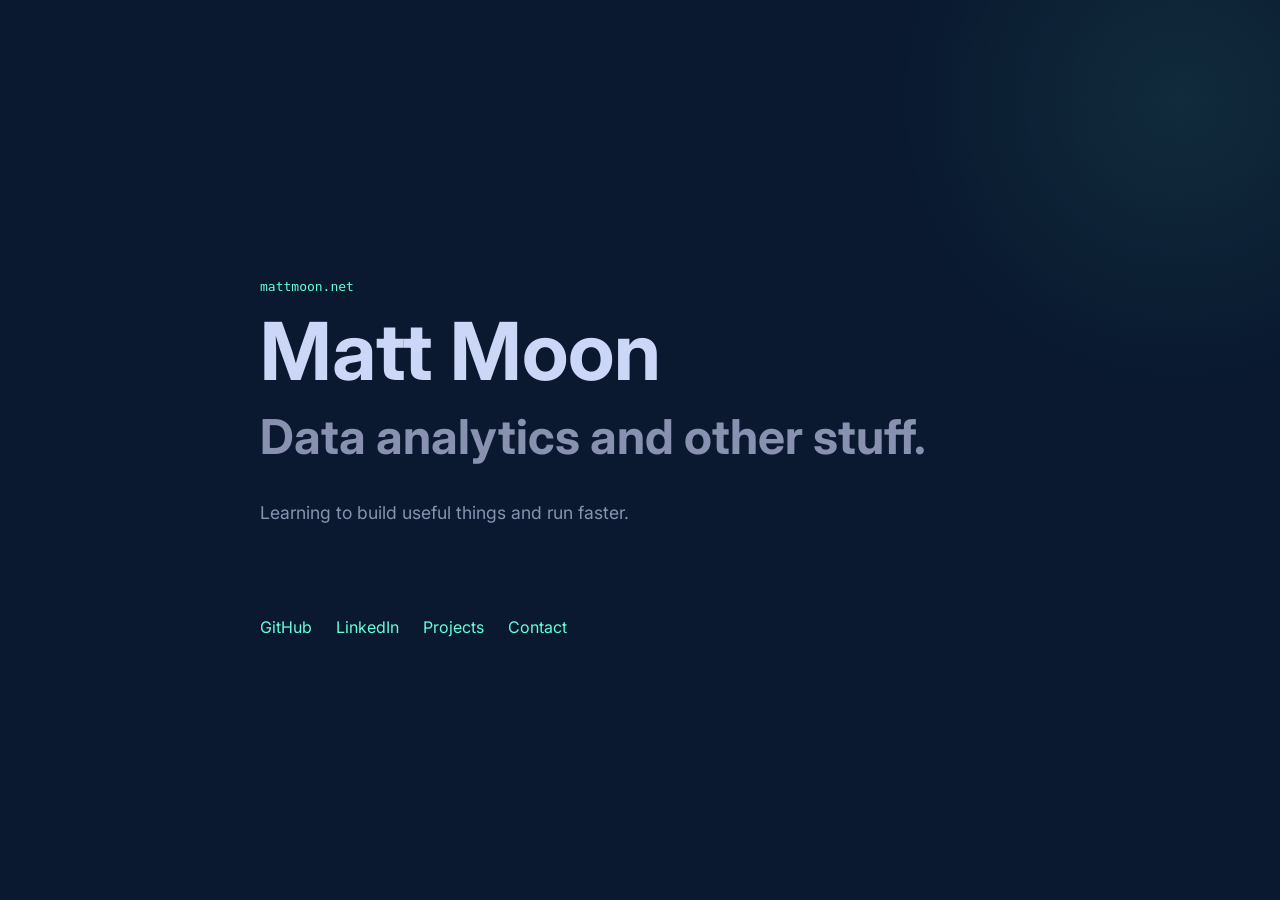
<file: index.html>
<!DOCTYPE html>
<html lang="en">
<head>
  <meta charset="UTF-8" />
  <meta name="viewport" content="width=device-width, initial-scale=1.0" />

  <title>Matt Moon</title>

  <link rel="preconnect" href="https://fonts.googleapis.com">
  <link rel="preconnect" href="https://fonts.gstatic.com" crossorigin>
  <link href="https://fonts.googleapis.com/css2?family=Inter:wght@400;500;600;700&display=swap" rel="stylesheet">

  <link rel="icon" href="favicon.png">
  <link rel="stylesheet" href="style.css">
</head>

<body>
  <div class="bg-glow"></div>
  <main class="container">
    <p class="eyebrow">mattmoon.net</p>

    <h1>Matt Moon</h1>

    <h2>Data analytics and other stuff.</h2>

    <p class="intro">
      Learning to build useful things and run faster.
    </p>
    <br>
    <br>

    <div class="links">
      <a href="#">GitHub</a>
      <a href="#">LinkedIn</a>
      <a href="projects/">Projects</a>
      <a href="#">Contact</a>
    </div>
  </main>
</body>
</html>
</file>
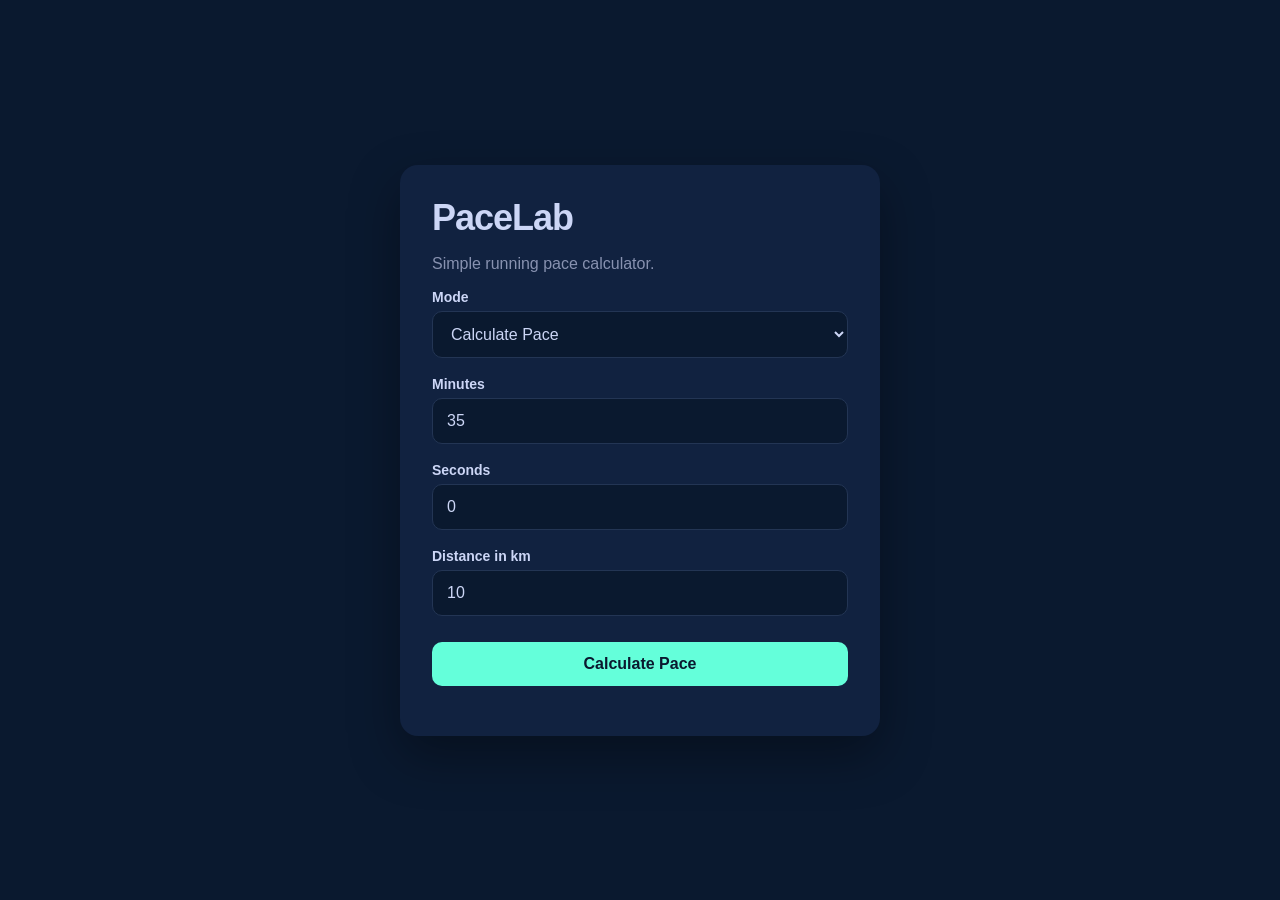
<file: pacelab/index.html>
<!DOCTYPE html>
<html lang="en">
<head>
  <meta charset="UTF-8" />
  <meta name="viewport" content="width=device-width, initial-scale=1.0" />
  <title>PaceLab</title>
  <link rel="stylesheet" href="style.css" />
</head>
<body>
  <main class="container">
    <h1>PaceLab</h1>
    <p>Simple running pace calculator.</p>

    <label for="mode">Mode</label>
    <select id="mode">
      <option value="pace">Calculate Pace</option>
      <option value="time">Calculate Race Time</option>
    </select>

    <div id="timeInputs">
      <label for="minutes">Minutes</label>
      <input id="minutes" type="number" value="35" />
    
      <label for="seconds">Seconds</label>
      <input id="seconds" type="number" value="0" min="0" max="59" />
    </div>

    <label for="distance">Distance in km</label>
    <input id="distance" type="number" value="10" />

    <div id="paceInputs">
      <label for="paceMinutes">Pace minutes</label>
      <input id="paceMinutes" type="number" value="5" />
    
      <label for="paceSeconds">Pace seconds</label>
      <input id="paceSeconds" type="number" value="0" min="0" max="59" />
    
      <label for="paceUnit">Pace unit</label>
      <select id="paceUnit">
        <option value="km">Per km</option>
        <option value="mile">Per mile</option>
      </select>
    </div>

    <button id="calculate">Calculate pace</button>

    <div id="resultBox" class="result">
      <h2>Result</h2>
      <p id="paceKm">Pace per km: —</p>
      <p id="paceMile">Pace per mile: —</p>
    </div>
  </main>

  <script src="script.js"></script>
</body>
</html>
</file>
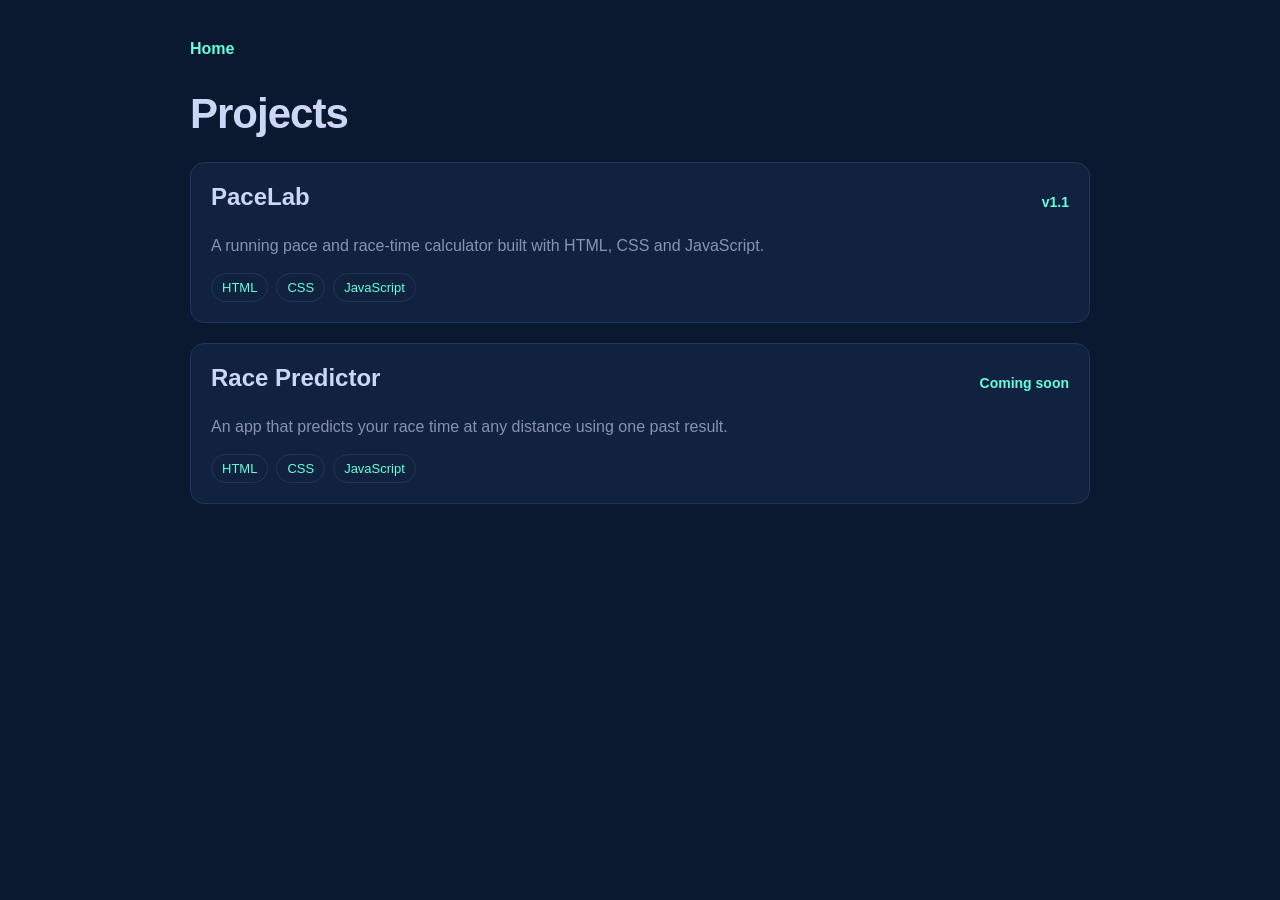
<file: projects/index.html>
<!DOCTYPE html>
<html lang="en">
<head>
    <meta charset="UTF-8">
    <meta name="viewport" content="width=device-width, initial-scale=1.0">

    <title>Projects</title>

    <link rel="stylesheet" href="style.css">
</head>

<body>

    <div class="container">
        <nav>
            <a href="../">Home</a>
        </nav>
    
        <h1>Projects</h1>
    
        <a href="pacelab/" class="project-card">
            <div class="project-card-header">
              <h2>PaceLab</h2>
              <span class="project-version">v1.1</span>
            </div>
          
            <p>
              A running pace and race-time calculator built with HTML, CSS and JavaScript.
            </p>
          
            <ul class="project-tags">
              <li>HTML</li>
              <li>CSS</li>
              <li>JavaScript</li>
            </ul>
          </a>

          <a href="#" class="project-card">
            <div class="project-card-header">
              <h2>Race Predictor</h2>
              <span class="project-version">Coming soon</span>
            </div>
          
            <p>
              An app that predicts your race time at any distance using one past result.
            </p>
          
            <ul class="project-tags">
              <li>HTML</li>
              <li>CSS</li>
              <li>JavaScript</li>
            </ul>
          </a>
    
    </div>
    
    </body>
</file>
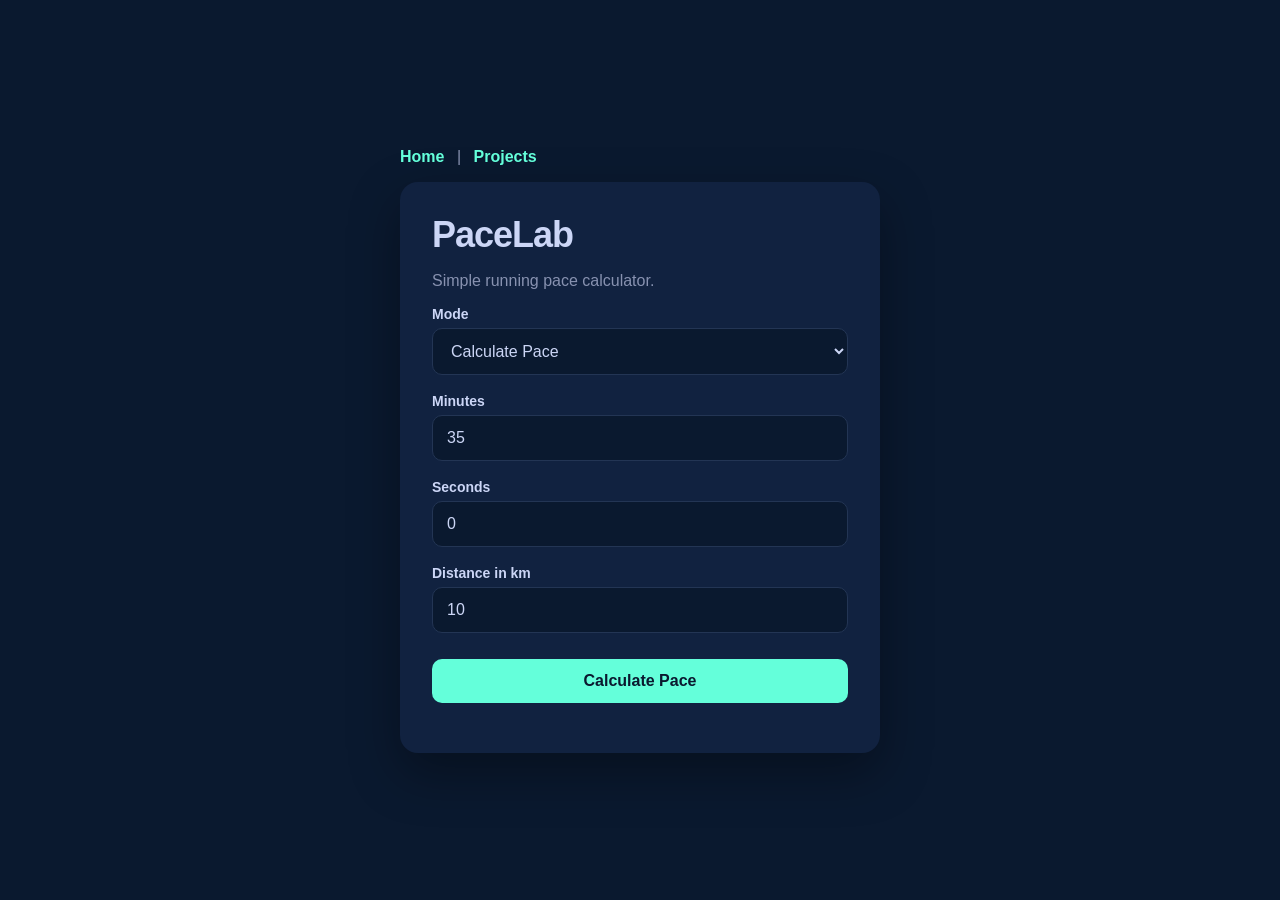
<file: projects/pacelab/index.html>
<!DOCTYPE html>
<html lang="en">
<head>
  <meta charset="UTF-8" />
  <meta name="viewport" content="width=device-width, initial-scale=1.0" />
  <title>PaceLab</title>
  <link rel="stylesheet" href="style.css" />
</head>
<body>
  
  <div class="page-shell">

    <nav class="page-nav">
      <a href="../../">Home</a>
      <span>|</span>
      <a href="../">Projects</a>
    </nav>

  <main class="container">
    <h1>PaceLab</h1>
    <p>Simple running pace calculator.</p>

    <label for="mode">Mode</label>
    <select id="mode">
      <option value="pace">Calculate Pace</option>
      <option value="time">Calculate Race Time</option>
    </select>

    <div id="timeInputs">
      <label for="minutes">Minutes</label>
      <input id="minutes" type="number" value="35" />
    
      <label for="seconds">Seconds</label>
      <input id="seconds" type="number" value="0" min="0" max="59" />
    </div>

    <label for="distance">Distance in km</label>
    <input id="distance" type="number" value="10" />

    <div id="paceInputs">
      <label for="paceMinutes">Pace minutes</label>
      <input id="paceMinutes" type="number" value="5" />
    
      <label for="paceSeconds">Pace seconds</label>
      <input id="paceSeconds" type="number" value="0" min="0" max="59" />
    
      <label for="paceUnit">Pace unit</label>
      <select id="paceUnit">
        <option value="km">Per km</option>
        <option value="mile">Per mile</option>
      </select>
    </div>

    <button id="calculate">Calculate pace</button>

    <div id="resultBox" class="result">
      <h2>Result</h2>
      <p id="paceKm">Pace per km: —</p>
      <p id="paceMile">Pace per mile: —</p>
    </div>
  </main>

  </div>

  <script src="script.js"></script>
</body>
</html>
</file>
<file: style.css>
:root {
  --bg: #0a192f;
  --text: #8892b0;
  --heading: #ccd6f6;
  --accent: #64ffda;
  --card: #112240;
}

* {
  box-sizing: border-box;
}

html {
  scroll-behavior: smooth;
}

body {
  margin: 0;
  background: var(--bg);
  color: var(--text);
  font-family: Inter, -apple-system, BlinkMacSystemFont, "Segoe UI", sans-serif;
  min-height: 100vh;
  display: flex;
  align-items: center;
}

.container {
  width: min(760px, 88%);
  margin: 0 auto;
}

.bg-glow {
  position: fixed;
  top: -200px;
  right: -200px;
  width: 600px;
  height: 600px;
  background: radial-gradient(circle, rgba(100,255,218,0.08), transparent 70%);
  pointer-events: none;
  z-index: -1;
}

nav {
  display: flex;
  justify-content: flex-end;
  gap: 2rem;
  padding: 2rem 0;
  font-family: monospace;
  font-size: 0.9rem;
}

.hero {
  min-height: 80vh;
  display: flex;
  flex-direction: column;
  justify-content: center;
}

section {
  padding: 4rem 0;
}

.eyebrow {
  color: var(--accent);
  font-family: monospace;
}

h1 {
  color: var(--heading);
  font-size: clamp(3rem, 10vw, 5rem);
  margin: 0;
  line-height: 1;
}

h2 {
  font-size: clamp(1.5rem, 5vw, 3rem);
  margin: 1rem 0 2rem;
}

h3 {
  color: var(--heading);
  font-size: 1.5rem;
}

h3 span {
  color: var(--accent);
  font-family: monospace;
  font-size: 1rem;
}

p {
  line-height: 1.7;
}

.intro {
  font-size: 1.1rem;
  max-width: 600px;
}

.links {
  margin-top: 2rem;
  display: flex;
  gap: 1.5rem;
  flex-wrap: wrap;
}

a {
  color: var(--accent);
  text-decoration: none;
}

a:hover {
  text-decoration: underline;
}

.project-grid {
  display: grid;
  grid-template-columns: repeat(auto-fit, minmax(240px, 1fr));
  gap: 1.5rem;
}

.card {
  background: var(--card);
  border: 1px solid #233554;
  border-radius: 8px;
  padding: 1.5rem;
}

.card-label {
  color: var(--accent);
  font-family: monospace;
  font-size: 0.8rem;
}

.card h4 {
  color: var(--heading);
  margin-top: 0.5rem;
}

.link-list {
  list-style: none;
  padding: 0;
}

.link-list li {
  margin-bottom: 1rem;
}

@media (max-width: 768px) {
  nav {
    justify-content: flex-start;
    gap: 1rem;
    flex-wrap: wrap;
  }

  .hero {
    min-height: auto;
    padding-top: 4rem;
  }
}
</file>
<file: pacelab/style.css>
* {
  box-sizing: border-box;
}

body {
  margin: 0;
  font-family: Arial, sans-serif;
  background: #0a192f;
  color: #ccd6f6;
  min-height: 100vh;
  display: flex;
  align-items: center;
  justify-content: center;
  padding: 24px;
}

.container {
  width: 100%;
  max-width: 480px;
  padding: 32px;
  background: #112240;
  border-radius: 18px;
  box-shadow: 0 20px 50px rgba(0, 0, 0, 0.35);
}

h1 {
  margin: 0 0 8px;
  font-size: 36px;
  letter-spacing: -1px;
}

p {
  color: #8892b0;
}

label {
  display: block;
  margin-bottom: 6px;
  font-size: 14px;
  font-weight: bold;
  color: #ccd6f6;
}

input,
select,
button {
  width: 100%;
  margin-bottom: 18px;
  padding: 13px 14px;
  font-size: 16px;
  border-radius: 10px;
}

input,
select {
  border: 1px solid #233554;
  background: #0a192f;
  color: #ccd6f6;
}

input:focus,
select:focus {
  outline: none;
  border-color: #64ffda;
}

button {
  margin-top: 8px;
  border: none;
  background: #64ffda;
  color: #0a192f;
  font-weight: bold;
  cursor: pointer;
  transition: transform 0.15s ease, opacity 0.15s ease;
}

button:hover {
  transform: translateY(-1px);
  opacity: 0.9;
}

.result {
  display: none;
  margin-top: 24px;
  padding: 18px;
  background: #0a192f;
  border: 1px solid #233554;
  border-radius: 14px;
}

.result h2 {
  margin-top: 0;
}

.result p {
  margin: 8px 0;
  color: #ccd6f6;
  font-size: 17px;
}

#paceInputs {
  display: none;
}

@media (max-width: 520px) {
  body {
    align-items: flex-start;
    padding: 16px;
  }

  .container {
    padding: 24px;
  }

  h1 {
    font-size: 30px;
  }
}
</file>
<file: projects/style.css>
* {
    box-sizing: border-box;
}

body {
    margin: 0;
    padding: 40px;
    font-family: Arial, sans-serif;
    background: #0a192f;
    color: #ccd6f6;
}

h1 {
    margin-top: 0;
    margin-bottom: 24px;
    font-size: 42px;
    letter-spacing: -1px;
}
.project-card {
    display: block;
    text-decoration: none;
    color: #ccd6f6;

    background: #112240;
    border: 1px solid #233554;
    border-radius: 14px;

    padding: 20px;
    margin-top: 20px;

    transition:
        transform 0.15s ease,
        border-color 0.15s ease;
}

.project-card:hover {
    transform: translateY(-2px);
    border-color: #64ffda;
}

.project-card h2 {
    margin-top: 0;
    margin-bottom: 10px;
}

.project-card p {
    color: #8892b0;
    margin-bottom: 0;
}

.container {
    max-width: 900px;
    margin: 0 auto;
}

nav {
    margin-bottom: 32px;
}

nav a {
    color: #64ffda;
    text-decoration: none;
    font-weight: 600;
}

nav a:hover {
    text-decoration: underline;
}

.project-card-header {
    display: flex;
    align-items: center;
    justify-content: space-between;
    gap: 16px;
}

.project-version {
    font-size: 14px;
    color: #64ffda;
    font-weight: 700;
}

.project-tags {
    display: flex;
    gap: 8px;
    flex-wrap: wrap;
    list-style: none;
    padding: 0;
    margin: 18px 0 0;
}

.project-tags li {
    font-size: 13px;
    color: #64ffda;
    border: 1px solid #233554;
    border-radius: 999px;
    padding: 6px 10px;
}
</file>
<file: projects/pacelab/style.css>
* {
  box-sizing: border-box;
}

body {
  margin: 0;
  font-family: Arial, sans-serif;
  background: #0a192f;
  color: #ccd6f6;
  min-height: 100vh;

  display: flex;
  align-items: center;
  justify-content: center;

  padding: 24px;
}

.container {
  width: 100%;
  max-width: 480px;
  padding: 32px;
  background: #112240;
  border-radius: 18px;
  box-shadow: 0 20px 50px rgba(0, 0, 0, 0.35);
}

h1 {
  margin: 0 0 8px;
  font-size: 36px;
  letter-spacing: -1px;
}

p {
  color: #8892b0;
}

label {
  display: block;
  margin-bottom: 6px;
  font-size: 14px;
  font-weight: bold;
  color: #ccd6f6;
}

input,
select,
button {
  width: 100%;
  margin-bottom: 18px;
  padding: 13px 14px;
  font-size: 16px;
  border-radius: 10px;
}

input,
select {
  border: 1px solid #233554;
  background: #0a192f;
  color: #ccd6f6;
}

input:focus,
select:focus {
  outline: none;
  border-color: #64ffda;
}

button {
  margin-top: 8px;
  border: none;
  background: #64ffda;
  color: #0a192f;
  font-weight: bold;
  cursor: pointer;
  transition: transform 0.15s ease, opacity 0.15s ease;
}

button:hover {
  transform: translateY(-1px);
  opacity: 0.9;
}

.result {
  display: none;
  margin-top: 24px;
  padding: 18px;
  background: #0a192f;
  border: 1px solid #233554;
  border-radius: 14px;
}

.result h2 {
  margin-top: 0;
}

.result p {
  margin: 8px 0;
  color: #ccd6f6;
  font-size: 17px;
}

#paceInputs {
  display: none;
}

@media (max-width: 520px) {
  body {
    align-items: flex-start;
    padding: 16px;
  }

  .container {
    padding: 24px;
  }

  h1 {
    font-size: 30px;
  }
}

.page-nav {
  width: 100%;
  max-width: 480px;
  margin-bottom: 16px;
}

nav a {
  color: #64ffda;
  text-decoration: none;
  font-weight: 600;
}

nav a:hover {
  text-decoration: underline;
}

nav span {
  color: #8892b0;
  margin: 0 8px;
}

.page-shell {
  width: 100%;
  max-width: 480px;
}

.page-nav {
  margin-bottom: 16px;
}

.page-nav a {
  color: #64ffda;
  text-decoration: none;
  font-weight: 600;
}

.page-nav a:hover {
  text-decoration: underline;
}

.page-nav span {
  color: #8892b0;
  margin: 0 8px;
}
</file>
